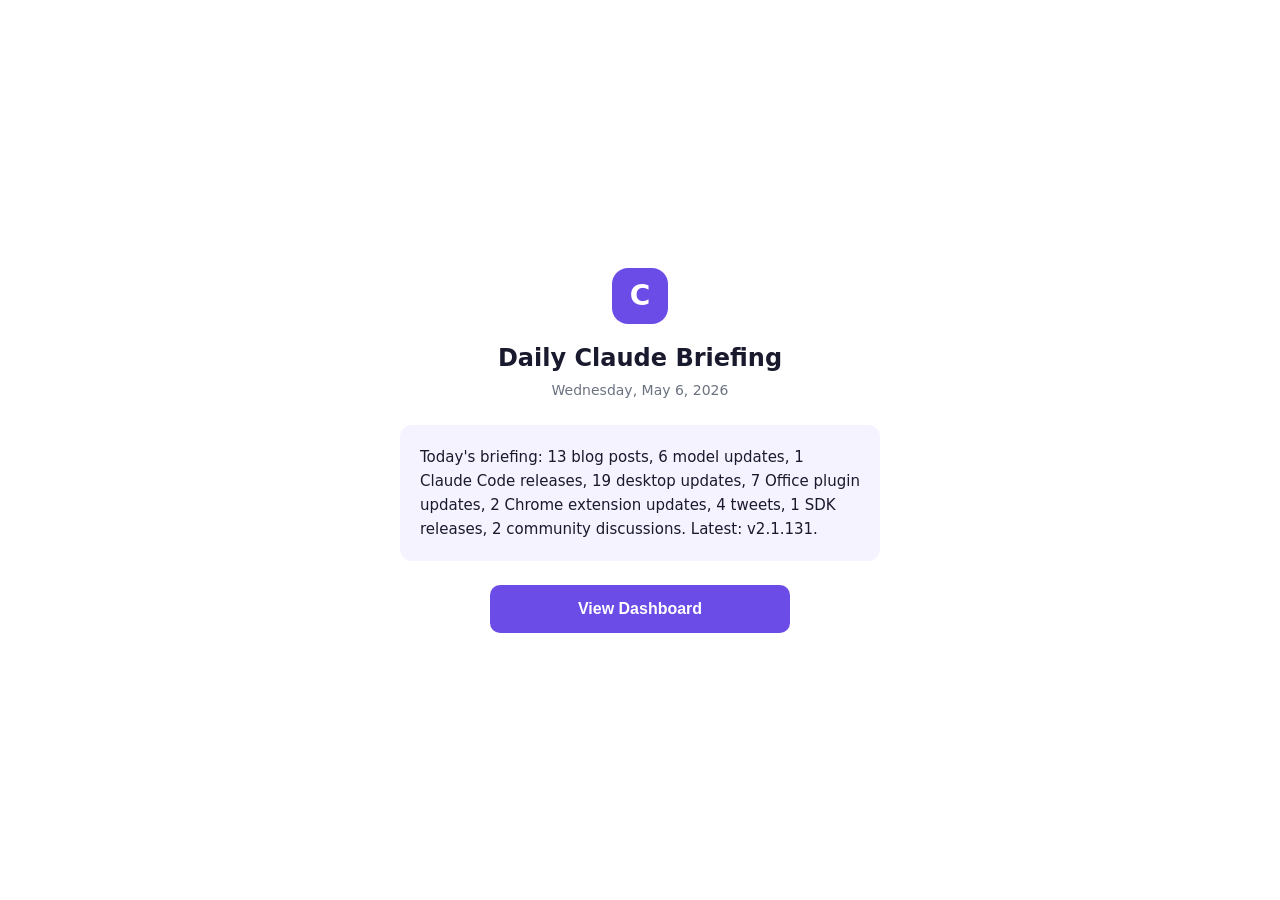
<file: docs/index.html>
<!DOCTYPE html>
<html lang="en">
<head>
    <meta charset="UTF-8">
    <meta name="viewport" content="width=device-width, initial-scale=1.0, viewport-fit=cover">
    <meta name="apple-mobile-web-app-capable" content="yes">
    <meta name="apple-mobile-web-app-status-bar-style" content="black-translucent">
    <meta name="apple-mobile-web-app-title" content="Claude Daily">
    <meta name="theme-color" content="#6B4CE6" media="(prefers-color-scheme: light)">
    <meta name="theme-color" content="#1a1a2e" media="(prefers-color-scheme: dark)">
    <title>Claude Daily Briefing</title>
    <link rel="manifest" href="manifest.webmanifest">
    <link rel="apple-touch-icon" href="icons/icon-192.png">
    <link rel="stylesheet" href="css/style.css">
</head>
<body>
    <!-- Briefing Modal (Session Prompt) -->
    <div id="briefing-modal" class="modal" role="dialog" aria-label="Daily Briefing">
        <div class="modal-content">
            <div class="modal-header">
                <span class="modal-icon">C</span>
                <h1>Daily Claude Briefing</h1>
                <time id="modal-date" class="modal-date"></time>
            </div>
            <div id="modal-summary" class="modal-summary">
                <p>Loading briefing...</p>
            </div>
            <button id="modal-dismiss" class="btn-primary" aria-label="View Dashboard">
                View Dashboard
            </button>
        </div>
    </div>

    <!-- Dashboard -->
    <main id="dashboard" class="dashboard hidden">
        <header class="dash-header">
            <div class="header-left">
                <span class="logo">C</span>
                <h1>Claude Daily</h1>
            </div>
            <time id="last-updated" class="last-updated"></time>
        </header>

        <!-- Date Navigation -->
        <nav id="date-nav" class="date-nav" aria-label="Browse archive">
            <button id="date-prev" class="date-btn" aria-label="Previous day">&larr;</button>
            <span id="date-label" class="date-label"></span>
            <button id="date-next" class="date-btn" aria-label="Next day">&rarr;</button>
            <button id="date-today" class="date-today-btn">Today</button>
        </nav>

        <!-- Search -->
        <div id="search-wrap" class="search-wrap"></div>

        <!-- Quick Summary Bar -->
        <div id="summary-bar" class="summary-bar"></div>

        <!-- Offline Indicator -->
        <div id="offline-banner" class="offline-banner hidden" role="status" aria-live="polite">
            Showing cached data — you are offline
        </div>

        <!-- Category Sections -->
        <div id="categories" class="categories">
            <!-- Rendered by JS -->
        </div>

        <footer class="dash-footer">
            <p id="footer-updated"></p>
        </footer>
    </main>

    <script src="js/briefing.js"></script>
    <script src="js/app.js"></script>
    <script>
        if ('serviceWorker' in navigator) {
            navigator.serviceWorker.register('sw.js');
            navigator.serviceWorker.addEventListener('message', function (event) {
                if (event.data && event.data.type === 'data-source') {
                    var banner = document.getElementById('offline-banner');
                    if (banner) {
                        banner.classList.toggle('hidden', event.data.source !== 'cache');
                    }
                }
            });
        }
    </script>
</body>
</html>
</file>
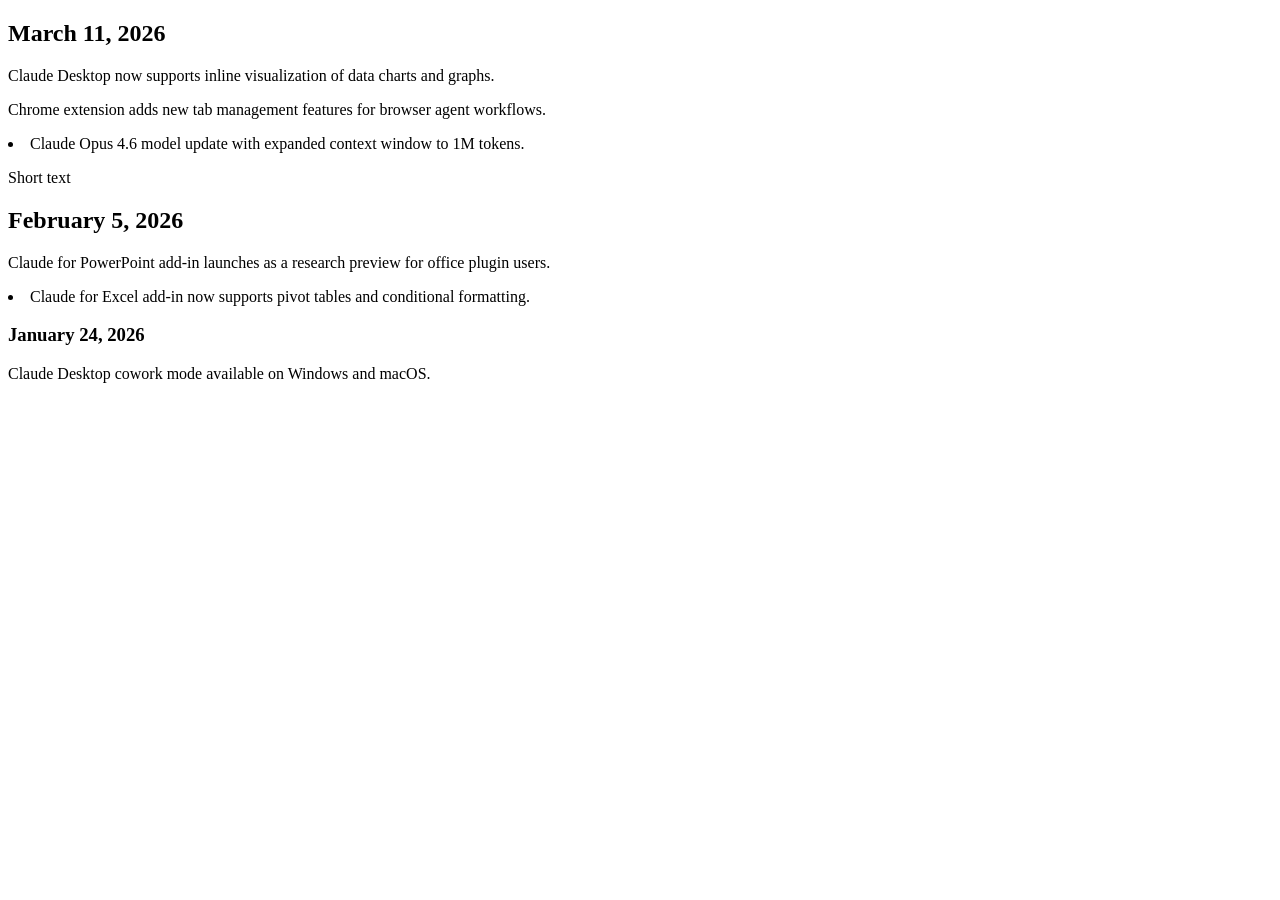
<file: tests/fixtures/release_notes.html>
<!DOCTYPE html>
<html>
<body>
<article>
  <h2>March 11, 2026</h2>
  <p>Claude Desktop now supports inline visualization of data charts and graphs.</p>
  <p>Chrome extension adds new tab management features for browser agent workflows.</p>
  <li>Claude Opus 4.6 model update with expanded context window to 1M tokens.</li>
  <p>Short text</p>

  <h2>February 5, 2026</h2>
  <p>Claude for PowerPoint add-in launches as a research preview for office plugin users.</p>
  <li>Claude for Excel add-in now supports pivot tables and conditional formatting.</li>

  <h3>January 24, 2026</h3>
  <p>Claude Desktop cowork mode available on Windows and macOS.</p>
</article>
</body>
</html>
</file>
<file: docs/css/style.css>
/* ===== CSS Variables & Theme ===== */
:root {
    --bg: #ffffff;
    --bg-secondary: #f5f3ff;
    --text: #1a1a2e;
    --text-secondary: #6b7280;
    --accent: #6B4CE6;
    --accent-light: #ede9fe;
    --card-bg: #ffffff;
    --card-border: #e5e7eb;
    --shadow: 0 1px 3px rgba(0,0,0,0.1);
    --radius: 12px;
    --safe-top: env(safe-area-inset-top);
    --safe-bottom: env(safe-area-inset-bottom);
}

@media (prefers-color-scheme: dark) {
    :root {
        --bg: #0f0f1a;
        --bg-secondary: #1a1a2e;
        --text: #e5e7eb;
        --text-secondary: #9ca3af;
        --accent: #8b6cf6;
        --accent-light: #2d2250;
        --card-bg: #1a1a2e;
        --card-border: #2d2d44;
        --shadow: 0 1px 3px rgba(0,0,0,0.3);
    }
}

/* ===== Reset & Base ===== */
*, *::before, *::after { box-sizing: border-box; margin: 0; padding: 0; }

body {
    font-family: -apple-system, BlinkMacSystemFont, 'SF Pro Text', 'Segoe UI', system-ui, sans-serif;
    background: var(--bg);
    color: var(--text);
    line-height: 1.5;
    -webkit-font-smoothing: antialiased;
    padding-top: var(--safe-top);
    padding-bottom: var(--safe-bottom);
}

/* ===== Briefing Modal ===== */
.modal {
    position: fixed;
    inset: 0;
    z-index: 100;
    display: flex;
    align-items: center;
    justify-content: center;
    background: var(--bg);
    padding: 20px;
    padding-top: calc(20px + var(--safe-top));
    transition: opacity 0.3s, transform 0.3s;
}

.modal.hidden {
    opacity: 0;
    transform: translateY(20px);
    pointer-events: none;
}

.modal-content {
    max-width: 480px;
    width: 100%;
    text-align: center;
}

.modal-icon {
    display: inline-flex;
    align-items: center;
    justify-content: center;
    width: 56px;
    height: 56px;
    border-radius: 16px;
    background: var(--accent);
    color: white;
    font-size: 28px;
    font-weight: 700;
    margin-bottom: 16px;
}

.modal-content h1 {
    font-size: 24px;
    font-weight: 700;
    margin-bottom: 4px;
}

.modal-date {
    display: block;
    color: var(--text-secondary);
    font-size: 14px;
    margin-bottom: 24px;
}

.modal-summary {
    text-align: left;
    background: var(--bg-secondary);
    border-radius: var(--radius);
    padding: 20px;
    margin-bottom: 24px;
    font-size: 15px;
    line-height: 1.6;
    min-height: 100px;
}

.btn-primary {
    display: inline-block;
    background: var(--accent);
    color: white;
    border: none;
    border-radius: 10px;
    padding: 14px 32px;
    font-size: 16px;
    font-weight: 600;
    cursor: pointer;
    -webkit-tap-highlight-color: transparent;
    min-height: 48px;
    width: 100%;
    max-width: 300px;
    transition: opacity 0.2s;
}

.btn-primary:active { opacity: 0.8; }

/* ===== Dashboard ===== */
.dashboard { padding: 0 16px 32px; }
.dashboard.hidden { display: none; }

.dash-header {
    display: flex;
    align-items: center;
    justify-content: space-between;
    padding: 16px 0;
    position: sticky;
    top: 0;
    background: var(--bg);
    z-index: 10;
}

.header-left {
    display: flex;
    align-items: center;
    gap: 10px;
}

.logo {
    display: inline-flex;
    align-items: center;
    justify-content: center;
    width: 32px;
    height: 32px;
    border-radius: 8px;
    background: var(--accent);
    color: white;
    font-size: 18px;
    font-weight: 700;
}

.dash-header h1 {
    font-size: 20px;
    font-weight: 700;
}

.last-updated {
    font-size: 12px;
    color: var(--text-secondary);
}

/* ===== Summary Bar ===== */
.summary-bar {
    display: flex;
    gap: 8px;
    overflow-x: auto;
    scroll-snap-type: x mandatory;
    padding: 8px 0 16px;
    -webkit-overflow-scrolling: touch;
    scrollbar-width: none;
}

.summary-bar::-webkit-scrollbar { display: none; }

.summary-chip {
    scroll-snap-align: start;
    flex-shrink: 0;
    display: flex;
    align-items: center;
    gap: 6px;
    padding: 8px 14px;
    border-radius: 20px;
    background: var(--bg-secondary);
    font-size: 13px;
    font-weight: 500;
    white-space: nowrap;
}

.chip-count {
    display: inline-flex;
    align-items: center;
    justify-content: center;
    min-width: 20px;
    height: 20px;
    border-radius: 10px;
    background: var(--accent);
    color: white;
    font-size: 11px;
    font-weight: 700;
    padding: 0 6px;
}

/* ===== Search ===== */
.search-wrap {
    padding: 0 0 8px;
}

.search-input {
    width: 100%;
    padding: 10px 14px;
    border: 1px solid var(--card-border);
    border-radius: var(--radius);
    background: var(--card-bg);
    color: var(--text);
    font-size: 14px;
    font-family: inherit;
    outline: none;
    transition: border-color 0.2s;
}

.search-input:focus {
    border-color: var(--accent);
}

.search-input::placeholder {
    color: var(--text-secondary);
}

/* ===== Offline Banner ===== */
.offline-banner {
    text-align: center;
    padding: 8px 16px;
    background: #f59e0b20;
    color: #b45309;
    border-radius: var(--radius);
    font-size: 13px;
    margin-bottom: 12px;
}

@media (prefers-color-scheme: dark) {
    .offline-banner {
        background: #f59e0b15;
        color: #fbbf24;
    }
}

.offline-banner.hidden { display: none; }

/* ===== Categories ===== */
.category-section {
    margin-bottom: 24px;
}

.category-header {
    display: flex;
    align-items: center;
    justify-content: space-between;
    padding: 12px 0;
    cursor: pointer;
    -webkit-tap-highlight-color: transparent;
    width: 100%;
    border: none;
    background: none;
    color: inherit;
    font: inherit;
    text-align: left;
}

.category-title {
    display: flex;
    align-items: center;
    gap: 8px;
}

.category-dot {
    width: 10px;
    height: 10px;
    border-radius: 50%;
}

.category-header h2 {
    font-size: 16px;
    font-weight: 600;
}

.category-badge {
    font-size: 12px;
    color: var(--text-secondary);
    background: var(--bg-secondary);
    padding: 2px 10px;
    border-radius: 10px;
}

.category-items { display: flex; flex-direction: column; gap: 8px; }

.category-items.collapsed { display: none; }

/* ===== Cards ===== */
.card {
    background: var(--card-bg);
    border: 1px solid var(--card-border);
    border-radius: var(--radius);
    padding: 14px 16px;
    box-shadow: var(--shadow);
    transition: transform 0.2s;
}

.card:active { transform: scale(0.98); }

a.card-link {
    display: block;
    text-decoration: none;
    color: inherit;
    cursor: pointer;
}

.card-title {
    font-size: 15px;
    font-weight: 600;
    margin-bottom: 4px;
    line-height: 1.3;
}

.card-meta {
    display: flex;
    align-items: center;
    gap: 8px;
    margin-bottom: 6px;
}

.card-date {
    font-size: 12px;
    color: var(--text-secondary);
}

.card-summary {
    font-size: 13px;
    color: var(--text-secondary);
    line-height: 1.4;
    display: -webkit-box;
    -webkit-line-clamp: 2;
    -webkit-box-orient: vertical;
    overflow: hidden;
}

/* ===== Model Spec Cards ===== */
.model-card {
    padding: 16px;
}

.model-card:active { transform: none; }

.model-header {
    display: flex;
    align-items: baseline;
    justify-content: space-between;
    margin-bottom: 8px;
}

.model-context {
    font-size: 20px;
    font-weight: 700;
    color: var(--accent);
    white-space: nowrap;
}

.model-info {
    display: flex;
    gap: 16px;
    font-size: 12px;
    color: var(--text-secondary);
    margin-bottom: 10px;
    flex-wrap: wrap;
}

.model-tiers {
    display: flex;
    gap: 4px;
    overflow-x: auto;
    scrollbar-width: none;
    -webkit-overflow-scrolling: touch;
}

.model-tiers::-webkit-scrollbar { display: none; }

.tier-badge {
    flex-shrink: 0;
    display: flex;
    flex-direction: column;
    align-items: center;
    padding: 4px 8px;
    border-radius: 8px;
    font-size: 10px;
    min-width: 48px;
    text-align: center;
}

.tier-available {
    background: #10b98120;
    color: #10b981;
}

.tier-unavailable {
    background: var(--bg-secondary);
    color: var(--text-secondary);
    opacity: 0.6;
}

.tier-name {
    font-weight: 600;
    font-size: 9px;
    text-transform: uppercase;
    letter-spacing: 0.3px;
    margin-bottom: 1px;
}

.tier-value {
    font-weight: 700;
    font-size: 12px;
}

@media (prefers-color-scheme: dark) {
    .tier-available {
        background: #10b98130;
    }
}

/* ===== Empty State ===== */
.empty-state {
    text-align: center;
    padding: 24px;
    color: var(--text-secondary);
    font-size: 14px;
}

/* ===== Footer ===== */
.dash-footer {
    text-align: center;
    padding: 16px 0;
    color: var(--text-secondary);
    font-size: 12px;
}

.tz-dim {
    opacity: 0.5;
}

/* ===== Category Colors ===== */
.cat-anthropic_blog .category-dot { background: #6B4CE6; }
.cat-ai_models .category-dot { background: #ec4899; }
.cat-claude_code .category-dot { background: #10b981; }
.cat-desktop .category-dot { background: #3b82f6; }
.cat-office_plugins .category-dot { background: #f59e0b; }
.cat-chrome_extension .category-dot { background: #ef4444; }
.cat-twitter .category-dot { background: #1d9bf0; }
.cat-sdk_releases .category-dot { background: #8b5cf6; }
.cat-community .category-dot { background: #f97316; }

/* ===== NEW Badge ===== */
.badge-new {
    display: inline-block;
    font-size: 9px;
    font-weight: 700;
    text-transform: uppercase;
    letter-spacing: 0.5px;
    background: var(--accent);
    color: white;
    padding: 1px 5px;
    border-radius: 4px;
    margin-right: 6px;
    vertical-align: middle;
}

/* ===== Loading ===== */
.loading {
    display: flex;
    justify-content: center;
    padding: 40px;
}

.spinner {
    width: 32px;
    height: 32px;
    border: 3px solid var(--card-border);
    border-top-color: var(--accent);
    border-radius: 50%;
    animation: spin 0.8s linear infinite;
}

@keyframes spin { to { transform: rotate(360deg); } }

/* ===== Date Navigation ===== */
.date-nav {
    display: flex;
    align-items: center;
    justify-content: center;
    gap: 12px;
    padding: 8px 0;
}

.date-btn {
    background: var(--bg-secondary);
    border: 1px solid var(--card-border);
    border-radius: 8px;
    color: var(--text);
    font-size: 16px;
    padding: 6px 12px;
    cursor: pointer;
    min-height: 36px;
    min-width: 36px;
    display: flex;
    align-items: center;
    justify-content: center;
    -webkit-tap-highlight-color: transparent;
}

.date-btn:active { opacity: 0.7; }

.date-label {
    font-size: 14px;
    font-weight: 600;
    min-width: 120px;
    text-align: center;
}

.date-today-btn {
    background: var(--accent);
    color: white;
    border: none;
    border-radius: 8px;
    padding: 6px 14px;
    font-size: 13px;
    font-weight: 600;
    cursor: pointer;
    min-height: 36px;
    -webkit-tap-highlight-color: transparent;
}

.date-today-btn:active { opacity: 0.8; }

/* ===== Bookmark Button ===== */
.card-top-row {
    display: flex;
    align-items: flex-start;
    justify-content: space-between;
    gap: 8px;
}

.card-top-row .card-title {
    flex: 1;
    min-width: 0;
}

.bookmark-btn {
    background: none;
    border: none;
    cursor: pointer;
    font-size: 18px;
    color: var(--text-secondary);
    opacity: 0.4;
    padding: 0 2px;
    line-height: 1;
    flex-shrink: 0;
    -webkit-tap-highlight-color: transparent;
    transition: opacity 0.2s, color 0.2s;
}

.bookmark-btn:hover,
.bookmark-btn:focus {
    opacity: 0.7;
}

.bookmark-btn.bookmarked {
    color: #f59e0b;
    opacity: 1;
}

/* ===== Saved Chip Active State ===== */
.chip-active {
    outline: 2px solid var(--accent);
    outline-offset: -2px;
}
</file>
